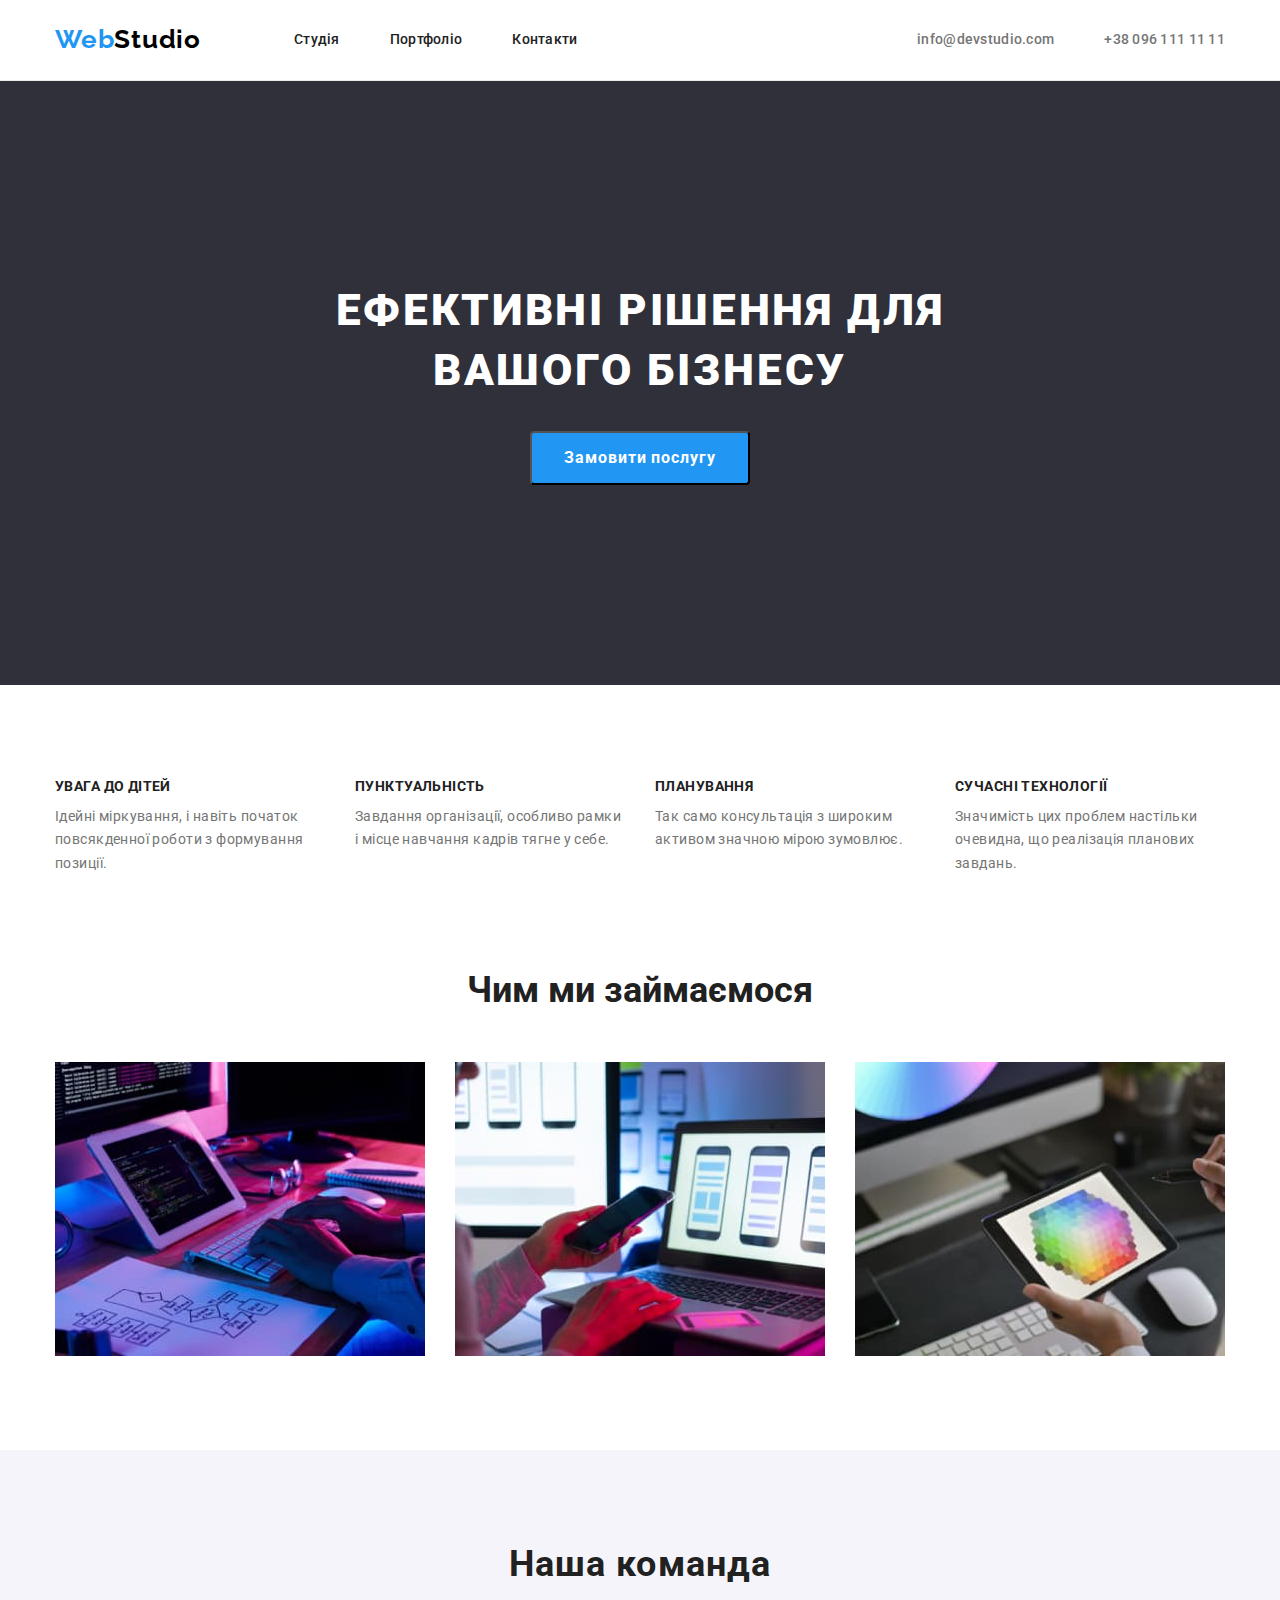
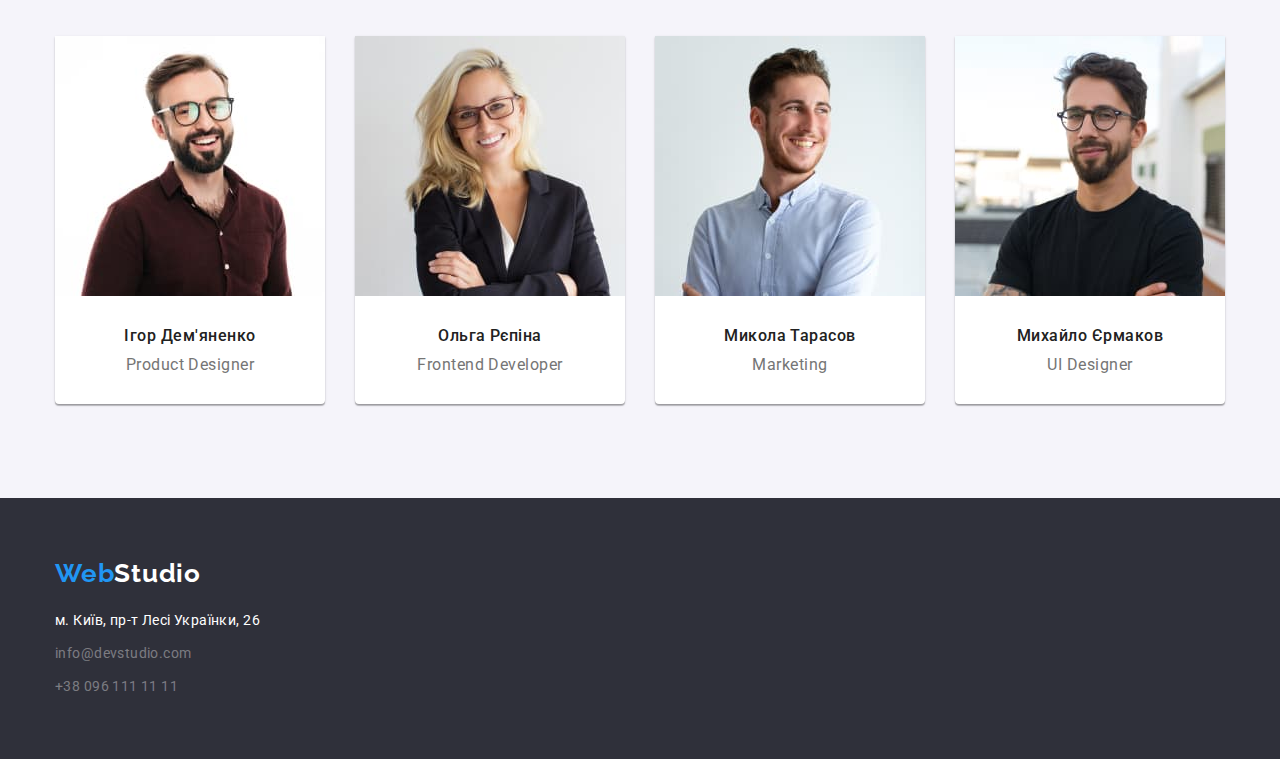
<file: index.html>
<!DOCTYPE html>
<html lang="uk">
  <head>
    <meta charset="UTF-8" />
    <meta http-equiv="X-UA-Compatible" content="IE=edge" />
    <meta name="viewport" content="width=device-width, initial-scale=1.0" />
    <title>WebStudio</title>
    <link
      rel="stylesheet"
      href="https://cdnjs.cloudflare.com/ajax/libs/modern-normalize/1.1.0/modern-normalize.min.css"
    />
    <link rel="stylesheet" href="./css/style.css" />
    <link rel="preconnect" href="https://fonts.googleapis.com" />
    <link rel="preconnect" href="https://fonts.gstatic.com" crossorigin />
    <link
      href="https://fonts.googleapis.com/css2?family=Raleway:wght@700&family=Roboto:wght@400;500;700;900&display=swap"
      rel="stylesheet"
    />
  </head>

  <body>
    <header>
      <div class="container main-nav">
        <nav class="main-nav">
          <a href="./index.html" class="logo"><span class="logo-text">Web</span>Studio</a>
          <ul class="site-nav list">
            <li class="nav">
              <a href="#" class="link">Студія</a>
            </li>
            <li class="nav">
              <a href="./portfolio.html" class="link">Портфоліо</a>
            </li>
            <li class="nav">
              <a href="#" class="link">Контакти</a>
            </li>
          </ul>
        </nav>
        <ul class="contacts list">
          <li class="contact">
            <a href="#" class="link-contacts">info@devstudio.com</a>
          </li>
          <li class="contact">
            <a href="#" class="link-contacts">+38 096 111 11 11</a>
          </li>
        </ul>
      </div>
    </header>
    <main>
      <section class="section hero">
        <div class="container">
          <h1 class="hero-title">Ефективні рішення для вашого бізнесу</h1>
          <button type="button" class="button">Замовити послугу</button>
        </div>
      </section>
      <section class="section benefits">
        <div class="container">
          <h2 class="visually-hidden">Наші переваги</h2>
          <ul class="section-features list">
            <li class="features">
              <h3 class="features-title">Увага до дітей</h3>
              <p class="text">
                Ідейні міркування, і навіть початок повсякденної роботи з формування позиції.
              </p>
            </li>
            <li class="features">
              <h3 class="features-title">Пунктуальність</h3>
              <p class="text">
                Завдання організації, особливо рамки і місце навчання кадрів тягне у себе.
              </p>
            </li>
            <li class="features">
              <h3 class="features-title">Планування</h3>
              <p class="text">Так само консультація з широким активом значною мірою зумовлює.</p>
            </li>
            <li class="features">
              <h3 class="features-title">Сучасні технології</h3>
              <p class="text">
                Значимість цих проблем настільки очевидна, що реалізація планових завдань.
              </p>
            </li>
          </ul>
        </div>
      </section>
      <section class="section">
        <div class="container">
          <h2 class="section-work">Чим ми займаємося</h2>
          <ul class="work list">
            <li class="work-img">
              <img
                src="./images/img1.jpg"
                alt="Людина пише код на планшеті з клавіатури"
                width="370"
              />
            </li>
            <li class="work-img">
              <img
                src="./images/img2.jpg"
                alt="Людина розробляє макет телефона на комп'ютері"
                width="370"
              />
            </li>
            <li class="work-img">
              <img src="./images/img3.jpg" alt="Людина працює на планшеті" width="370" />
            </li>
          </ul>
        </div>
      </section>
      <section class="section section-team">
        <div class="container">
          <h2 class="team">Наша команда</h2>
          <ul class="items-team list">
            <li class="team-image">
              <img
                src="./images/img4.jpg"
                alt="Чоловік в коричневій сорочці посміхається"
                width="270"
              />
              <div class="card">
                <h3 class="title">Ігор Дем'яненко</h3>
                <p class="subtitle">Product Designer</p>
              </div>
            </li>
            <li class="team-image">
              <img src="./images/img5.jpg" alt="Дівчина блондинка посміхається" width="270" />
              <div class="card">
                <h3 class="title">Ольга Рєпіна</h3>
                <p class="subtitle">Frontend Developer</p>
              </div>
            </li>
            <li class="team-image">
              <img src="./images/img6.jpg" alt="Чоловік в білій сорочці посміхається" width="270" />
              <div class="card">
                <h3 class="title">Микола Тарасов</h3>
                <p class="subtitle">Marketing</p>
              </div>
            </li>
            <li class="team-image">
              <img
                src="./images/img7.jpg"
                alt="Чоловік в чорній сорочці склав руки перед собою "
                width="270"
              />
              <div class="card">
                <h3 class="title">Михайло Єрмаков</h3>
                <p class="subtitle">UI Designer</p>
              </div>
            </li>
          </ul>
        </div>
      </section>
    </main>
    <footer class="footer">
      <div class="container">
        <a href="./index.html" class="logo-footer"><span class="logo-web">Web</span>Studio</a>
        <address>
          <ul class="link-items list">
            <li class="link-adress">
              <a
                href="https://goo.gl/maps/CPtrU1FHBa2aNyZL9"
                target="_blank"
                rel="noopener noreferrer nofollow"
                class="link-adress"
                >м. Київ, пр-т Лесі Українки, 26</a
              >
            </li>
            <li class="link-name">
              <a href="#" class="link-item">info@devstudio.com</a>
            </li>
            <li class="link-name">
              <a href="#" class="link-item">+38 096 111 11 11</a>
            </li>
          </ul>
        </address>
      </div>
    </footer>
  </body>
</html>
</file>
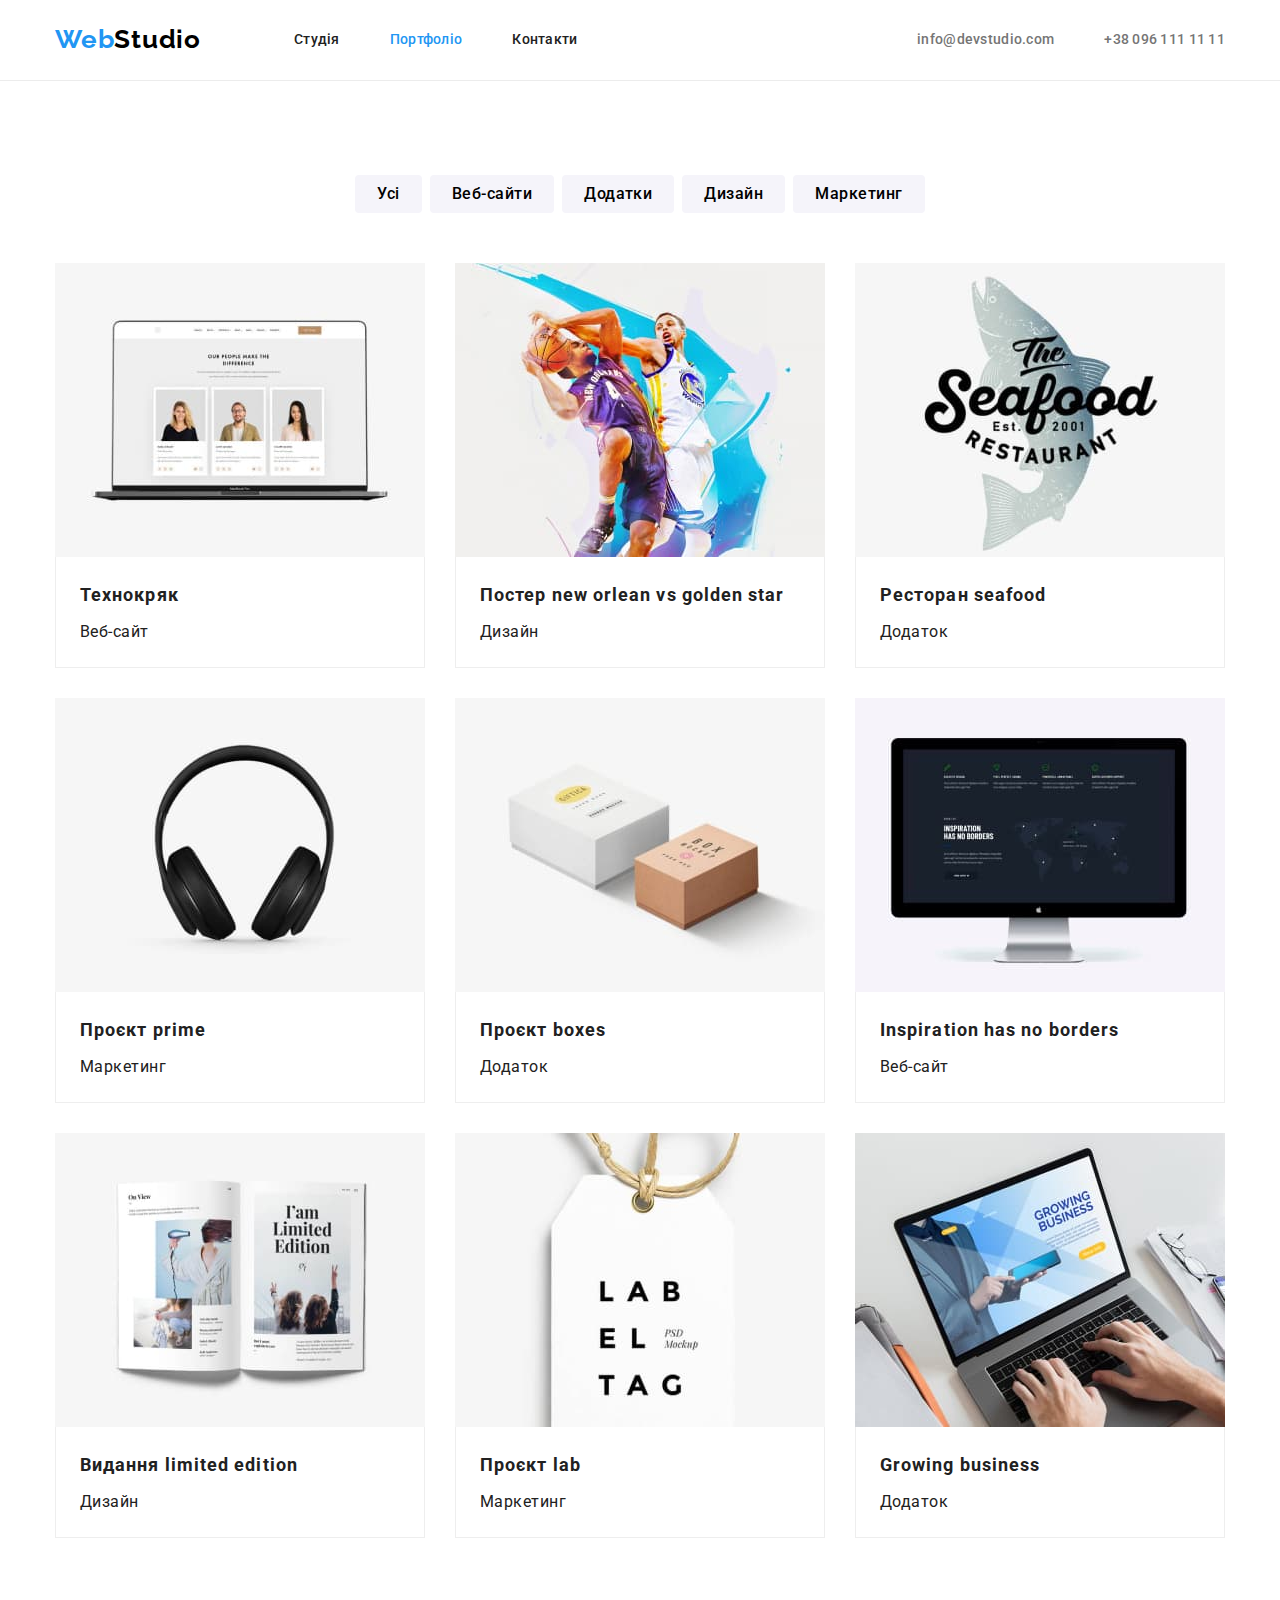
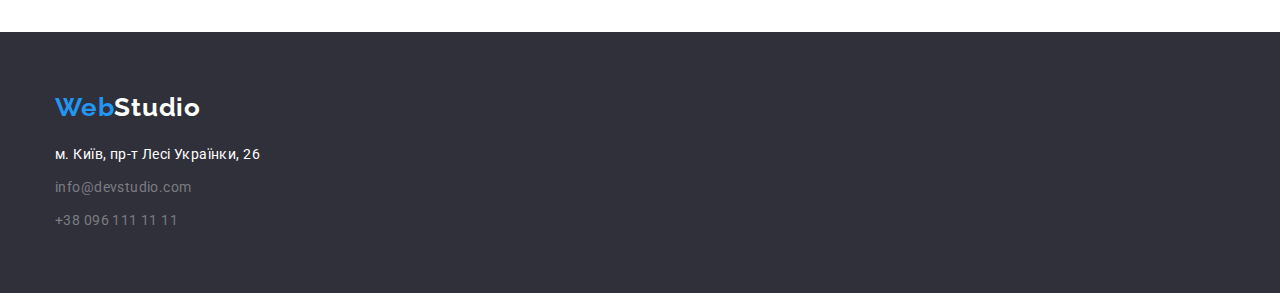
<file: portfolio.html>
<!DOCTYPE html>
<html lang="uk">
  <head>
    <meta charset="UTF-8" />
    <meta http-equiv="X-UA-Compatible" content="IE=edge" />
    <meta name="viewport" content="width=device-width, initial-scale=1.0" />
    <title>WebStudio</title>
    <link
      rel="stylesheet"
      href="https://cdnjs.cloudflare.com/ajax/libs/modern-normalize/1.1.0/modern-normalize.min.css"
    />
    <link rel="stylesheet" href="./css/style.css" />
    <link rel="preconnect" href="https://fonts.googleapis.com" />
    <link rel="preconnect" href="https://fonts.gstatic.com" crossorigin />
    <link
      href="https://fonts.googleapis.com/css2?family=Raleway:wght@700&family=Roboto:wght@400;500;700;900&display=swap"
      rel="stylesheet"
    />
  </head>

  <body>
    <header>
      <div class="container main-nav">
        <nav class="main-nav">
          <a href="./index.html" class="logo"><span class="logo-text">Web</span>Studio</a>
          <ul class="site-nav list">
            <li class="nav">
              <a href="#" class="link">Студія</a>
            </li>
            <li class="nav">
              <a href="./index.html" class="link current">Портфоліо</a>
            </li>
            <li class="nav">
              <a href="#" class="link">Контакти</a>
            </li>
          </ul>
        </nav>
        <ul class="contacts list">
          <li class="contact">
            <a href="#" class="link-contacts">info@devstudio.com</a>
          </li>
          <li class="contact">
            <a href="#" class="link-contacts">+38 096 111 11 11</a>
          </li>
        </ul>
      </div>
    </header>
    <main>
      <section class="section">
        <h1 class="visually-hidden">Портфоліо</h1>
        <div class="container">
          <ul class="filter list">
            <li class="filter-item"><button type="button" class="filter-button">Усі</button></li>
            <li class="filter-item">
              <button type="button" class="filter-button">Веб-сайти</button>
            </li>
            <li class="filter-item">
              <button type="button" class="filter-button">Додатки</button>
            </li>
            <li class="filter-item"><button type="button" class="filter-button">Дизайн</button></li>
            <li class="filter-item">
              <button type="button" class="filter-button">Маркетинг</button>
            </li>
          </ul>
          <h2 class="visually-hidden">Роботи</h2>

          <ul class="products list">
            <li class="product-image">
              <img
                src="./images/imgp1.jpg"
                alt="Ноут на екрані якого 3 анкети з фото"
                width="370"
              />
              <div class="box">
                <h3 class="product-title">Технокряк</h3>
                <p class="product">Веб-сайт</p>
              </div>
            </li>
            <li class="product-image">
              <img src="./images/imgp2.jpg" alt="Чоловіки грають в баскетбол" width="370" />
              <div class="box">
                <h3 class="product-title">Постер new orlean vs golden star</h3>
                <p class="product">Дизайн</p>
              </div>
            </li>
            <li class="product-image">
              <img src="./images/imgp3.jpg" alt="Картинка з рибою" width="370" />
              <div class="box">
                <h3 class="product-title">Ресторан seafood</h3>
                <p class="product">Додаток</p>
              </div>
            </li>
            <li class="product-image">
              <img src="./images/imgp4.jpg" alt="Наушники" width="370" />
              <div class="box">
                <h3 class="product-title">Проєкт prime</h3>
                <p class="product">Маркетинг</p>
              </div>
            </li>
            <li class="product-image">
              <img src="./images/imgp5.jpg" alt="Дві коробки різного кольору" width="370" />
              <div class="box">
                <h3 class="product-title">Проєкт boxes</h3>
                <p class="product">Додаток</p>
              </div>
            </li>
            <li class="product-image">
              <img src="./images/imgp6.jpg" alt="Монітор з зображенням карти світу" width="370" />
              <div class="box">
                <h3 class="product-title">Inspiration has no borders</h3>
                <p class="product">Веб-сайт</p>
              </div>
            </li>
            <li class="product-image">
              <img src="./images/imgp7.jpg" alt="Відкрита книга з картинками" width="370" />
              <div class="box">
                <h3 class="product-title">Видання limited edition</h3>
                <p class="product">Дизайн</p>
              </div>
            </li>
            <li class="product-image">
              <img src="./images/imgp8.jpg" alt="Бейжик з написом та стрічкою" width="370" />
              <div class="box">
                <h3 class="product-title">Проєкт lab</h3>
                <p class="product">Маркетинг</p>
              </div>
            </li>
            <li class="product-image">
              <img src="./images/imgp9.jpg" alt="Чоловік друкує на ноутбуці" width="370" />
              <div class="box">
                <h3 class="product-title">Growing business</h3>
                <p class="product">Додаток</p>
              </div>
            </li>
          </ul>
        </div>
      </section>
    </main>
    <footer class="footer">
      <div class="container">
        <a href="./index.html" class="logo-footer"><span class="logo-web">Web</span>Studio</a>
        <address>
          <ul class="link-items list">
            <li class="link-adress">
              <a
                href="https://goo.gl/maps/CPtrU1FHBa2aNyZL9"
                target="_blank"
                rel="noopener noreferrer nofollow"
                class="link-adress"
                >м. Київ, пр-т Лесі Українки, 26</a
              >
            </li>
            <li class="link-name">
              <a href="#" class="link-item">info@devstudio.com</a>
            </li>
            <li class="link-name">
              <a href="#" class="link-item">+38 096 111 11 11</a>
            </li>
          </ul>
        </address>
      </div>
    </footer>
  </body>
</html>
</file>
<file: css/style.css>
body {
   background-color: var(--primary-white-color);
   color: var(--primary-text-color);
   font-family: "Roboto", "Raleway", "Oleo Script", sans-serif; 
}

h1,
h2,
h3,
h4,
h5,
h6,
p,
ul {
    padding: 0;
    margin: 0;
}

img {
    display: block;
    max-width: 100%;
    height: auto;
}

.list{
   list-style: none;  
}

/* колір основного тексту #212121 */

/* вторичний колір тексту #757575 */

/* колір тексту логотипу #FFFFFF */

/* чорний логотип хедер #000000 */

/* колір тексту #FFFFFF 60%  */

/* акцент #2196F3 */

/* вторичний колір фона  #F5F4FA */

/* колір фону героя та футера #2F303A */

/* колір фона хедера #ECECEC */

:root {
    --primary-text-color: #212121;
    --secondary-text-color: #000;
    --title-text-color: #757575;
    --footer-text-color:#FFFFFF60;
    --accent-color: #2196F3;
    --primary-white-color: #FFF;
    --secondary-fon-color: #F5F4FA;
    --section-fon-color: #2F303A;
    --button-hover-color: #2196F350;
    }

.container {
    width: 1200px;
    padding-left: 15px;
    padding-right: 15px;
    margin-left: auto;
    margin-right: auto;
}

.section {
    padding: 94px 0;
}

header {
    border-bottom: 1px solid #ECECEC;
}

.main-nav {
    display: flex;
    align-items: center;
    justify-content: center;
}
.logo {
    color: var(--secondary-text-color);
    font-family: 'Raleway';
    font-weight: 700;
    font-size: 26px;
    line-height: 1.19;
    text-decoration: none;
    letter-spacing: 0.03em;
    padding: 24px 0px 25px 0px;
}

.logo-text {
    display: inline-block;
    color: var(--accent-color);
       }

          
/* site-nav */
.link {
    display: block;
    padding-top: 32px;
    padding-bottom: 32px;
    
    color:var(--primary-text-color);
    font-weight: 500;
    font-size: 14px;
    line-height: 1.14;
    text-decoration: none;
    letter-spacing: 0.02em;
}

.site-nav .link:hover ,
.site-nav .link:focus {
    color: var(--accent-color);
}
.site-nav {
    display: flex;
    margin-left: 93px;
}
.site-nav .nav:not(:last-child) {
    margin-right: 50px;
}

.site-nav .link.current {
    color: var(--accent-color);

}

.contacts {
    display: flex;
    margin-left: auto;
}

.contacts .contact:not(:last-child) {
    margin-right: 50px;
}

.link-contacts {
    display: block;
    padding-top: 32px;
    padding-bottom: 32px;

    color: var(--title-text-color);
    font-weight: 500;
    font-size: 14px;
    line-height: 1.14;
    text-decoration: none;
    letter-spacing: 0.02em;
}
.contacts .link-contacts:hover,
.contacts .link-contacts:focus {
     color: var(--accent-color);  
}


/* hero */
.hero {
    background-color: var(--section-fon-color);
    text-align: center;
    padding: 200px 0;
        }

.hero-title{
    margin-bottom: 30px;
    margin-left: 215px;
    margin-right: 215px;


    color: var(--primary-white-color);
    font-weight: 900;
    font-size: 44px;
    line-height: 1.36;
    letter-spacing: 0.06em;
    text-transform: uppercase;

}
.button  {
    padding: 10px 32px; 
    border-radius: 4px;
    
    color: var(--primary-white-color);
    background-color: var(--accent-color);
    font-family: inherit;
    font-weight: 700;
    font-size: 16px;
    line-height: 1.875;
    letter-spacing: 0.06em;
    cursor: pointer;
  
  }

.button:hover,      
.button:focus {
    background-color: var(--button-hover-color);
}


/* section */
.visually-hidden {
      position: absolute;
      white-space: nowrap;
      width: 1px;
      height: 1px;
      overflow: hidden;
      border: 0;
      padding: 0;
      clip: rect(0 0 0 0);
      clip-path: inset(50%);
      margin: -1px;
  }
/* features */
.features-title {
    margin-bottom: 10px;
    font-family: 'Roboto';
    font-weight: 700;
    font-size: 14px;
    line-height: 1.14;
    letter-spacing: 0.03em;
    text-transform: uppercase;
    }

.benefits {
    padding-bottom: 0;
}

.features {
max-width: 270px;   
}


.section-features {
    display: flex;
    
    }

.section-features .features:not(:last-child) {
    margin-right: 30px;
}

.text {
    color: var(--title-text-color);
    font-size: 14px;
    line-height: 1.7;
    letter-spacing: 0.03em;
}


/* work */
.section-work {
    font-weight: 700;
    font-size: 36px;
    line-height: 1.166;
    text-align: center;
    margin-bottom: 50px;    
}

.work {
    display: flex;
}

.work .work-img:not(:last-child) {
    margin-right: 30px;
}

/* team */
.section-team {
    background-color: var(--secondary-fon-color);
    letter-spacing: 0.03em;
    text-align: center;
    
 }

.team {
    font-weight: 700;
    font-size: 36px;
    line-height: 1.166;
    letter-spacing: 0.03em;
    margin-bottom: 50px;
    
}

.items-team {
    display: flex;
    border: 1px;
}

.items-team  .team-image + .team-image {
    margin-left: 30px;
}

.card {
    padding: 30px;
        }

.title {
    margin-bottom: 10px;

    font-weight: 500;
    font-size: 16px;
    line-height: 1.187;
    letter-spacing: 0.03em;
}

.subtitle {
    color: var(--title-text-color);
    font-size: 16px;
    line-height: 1.187;
    letter-spacing: 0.03em;
    }

.team-image {
    background-color: var(--primary-white-color);
    box-shadow: 0px 1px 3px rgba(0, 0, 0, 0.12), 0px 1px 1px rgba(0, 0, 0, 0.14), 0px 2px 1px rgba(0, 0, 0, 0.2);
    border-radius: 0px 0px 4px 4px;
    
    }

/* footer */
.footer {
   background-color: var(--section-fon-color);
   margin: 0;
   padding: 60px 0px;
}

.logo-footer {
    color: var(--primary-white-color);
    font-family: 'Raleway';
    font-weight: 700;
    font-size: 26px;
    line-height: 1.192;
    text-decoration: none;
    letter-spacing: 0.03em;
       }

.logo-web {
    margin-bottom: 20px;
    color: var(--accent-color);
    display: inline-block;
}

.link-adress {
   color: var(--primary-white-color);
   font-style: normal;
   font-size: 14px;
   line-height: 1.714;
   text-decoration: none;
   letter-spacing: 0.03em;
   margin-bottom: 9px;
}

.link-items .link-name:not(:last-child) {
    margin-bottom: 9px;
}

.link-items .link-adress:hover,
.link-items .link-adress:focus {
    color: var(--accent-color);
}  

.link-item {
  color: var(--footer-text-color);
  font-style: normal;
  font-size: 14px;
  line-height: 1.714;
  text-decoration: none;
  letter-spacing: 0.03em;
  margin-bottom: 9px;
    }

.link-items .link-item:hover,
.link-items .link-item:focus {
    color: var(--accent-color);}
    
/* portfolio */
.filter {
    display: flex;
    Justify-content: center;
    margin-bottom: 50px;
    }

.filter  .filter-item:not(:last-child) {
        margin-right: 8px;
    }

.filter-button {
    cursor: pointer;
    background-color: var(--secondary-fon-color);
    font-family: inherit;
    font-weight: 500;
    font-size: 16px;
    line-height: 1.625;
    letter-spacing: 0.03em;
    padding: 6px 22px;
    border-radius: 4px;
    border: 0;
}

.filter .filter-button:hover,
.filter .filter-button:focus {
    background-color: var(--accent-color);
 }
 /* products */
 .product-title {
    font-weight: 700;
    font-size: 18px;
    line-height: 2;
    letter-spacing: 0.06em;
    margin-bottom: 4px;
 }
 
.product {
    font-size: 16px;
    line-height: 1.875;
    letter-spacing: 0.03em;
}

.products {
    display: flex;
    flex-wrap: wrap;
}   

.product-image {
    margin-right: 30px;
    margin-bottom: 30px;
    
}

.product-image:nth-child(3n) {
    margin-right: 0;
}

.product-image:nth-last-child(-n+3) {
    margin-bottom: 0;
    
}

.box {
padding: 20px 24px;
border: 1px solid #EEE;
border-top: 0;


}
</file>
